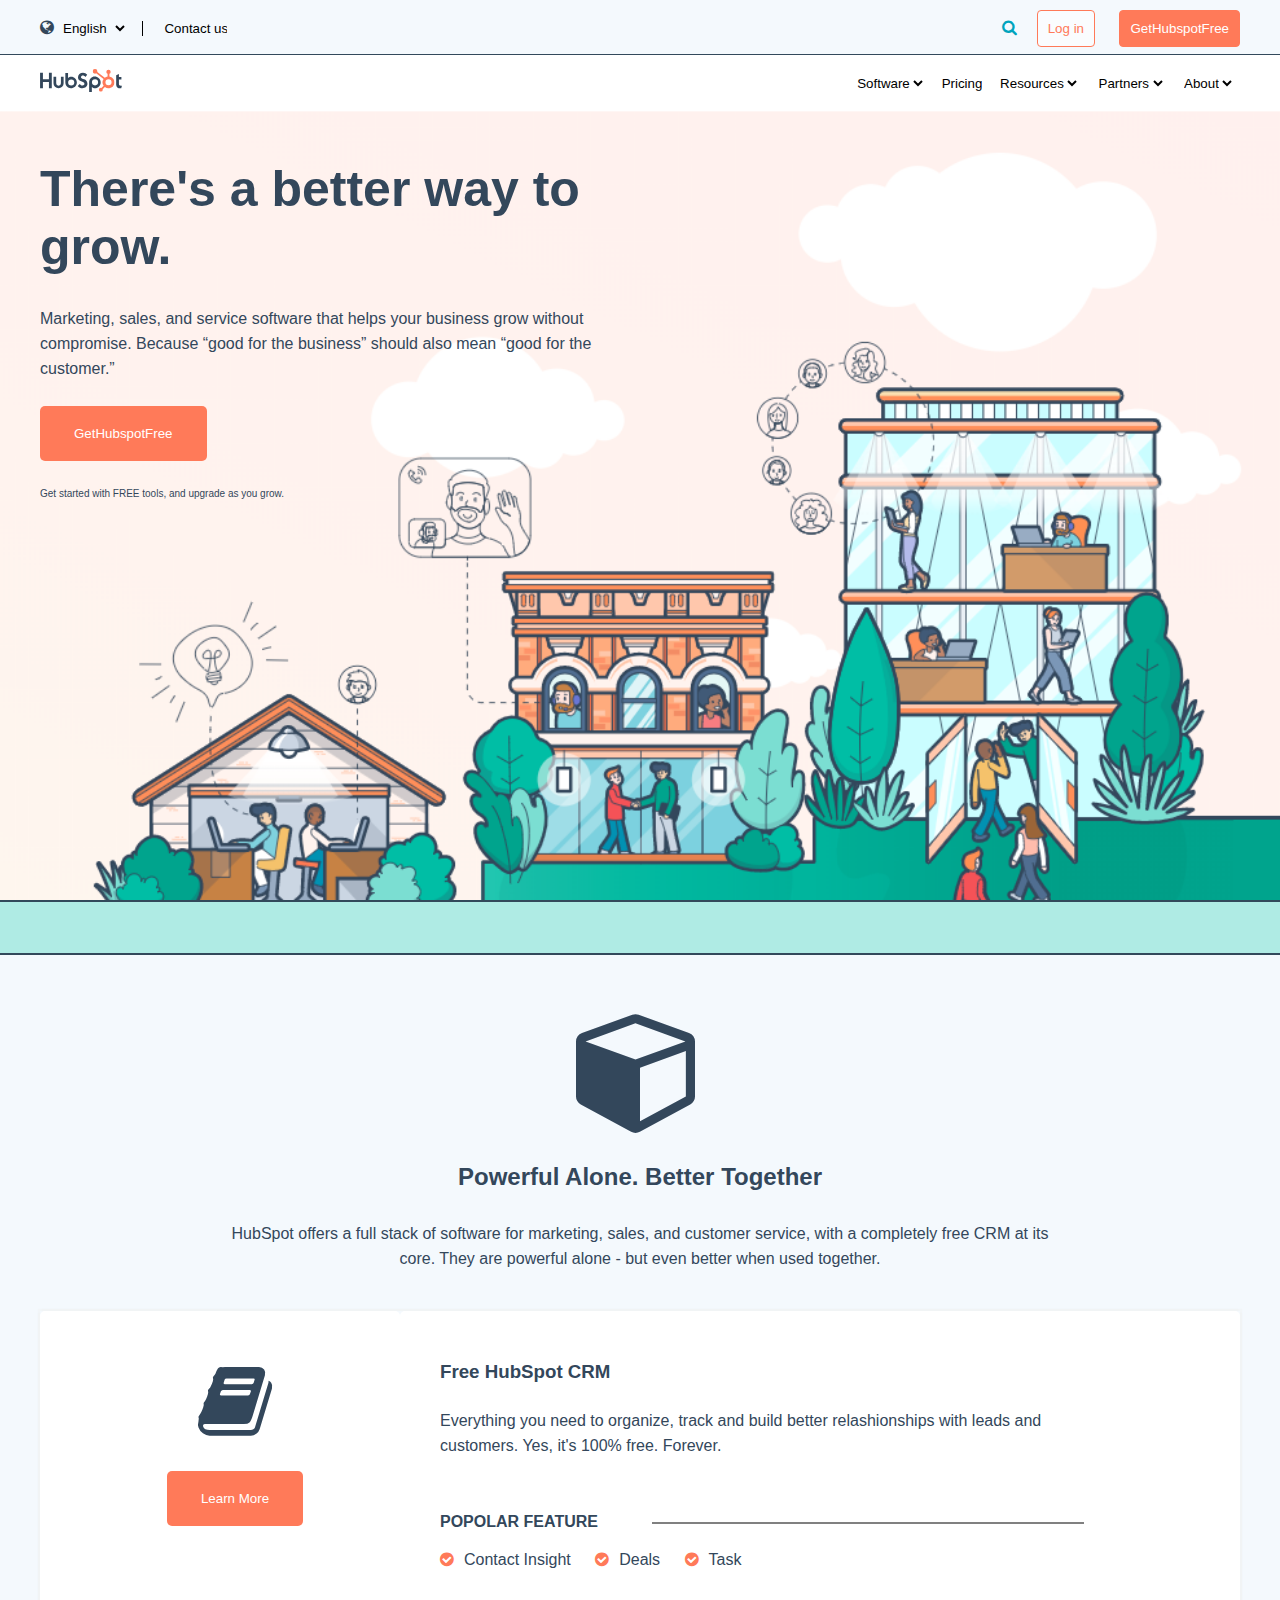
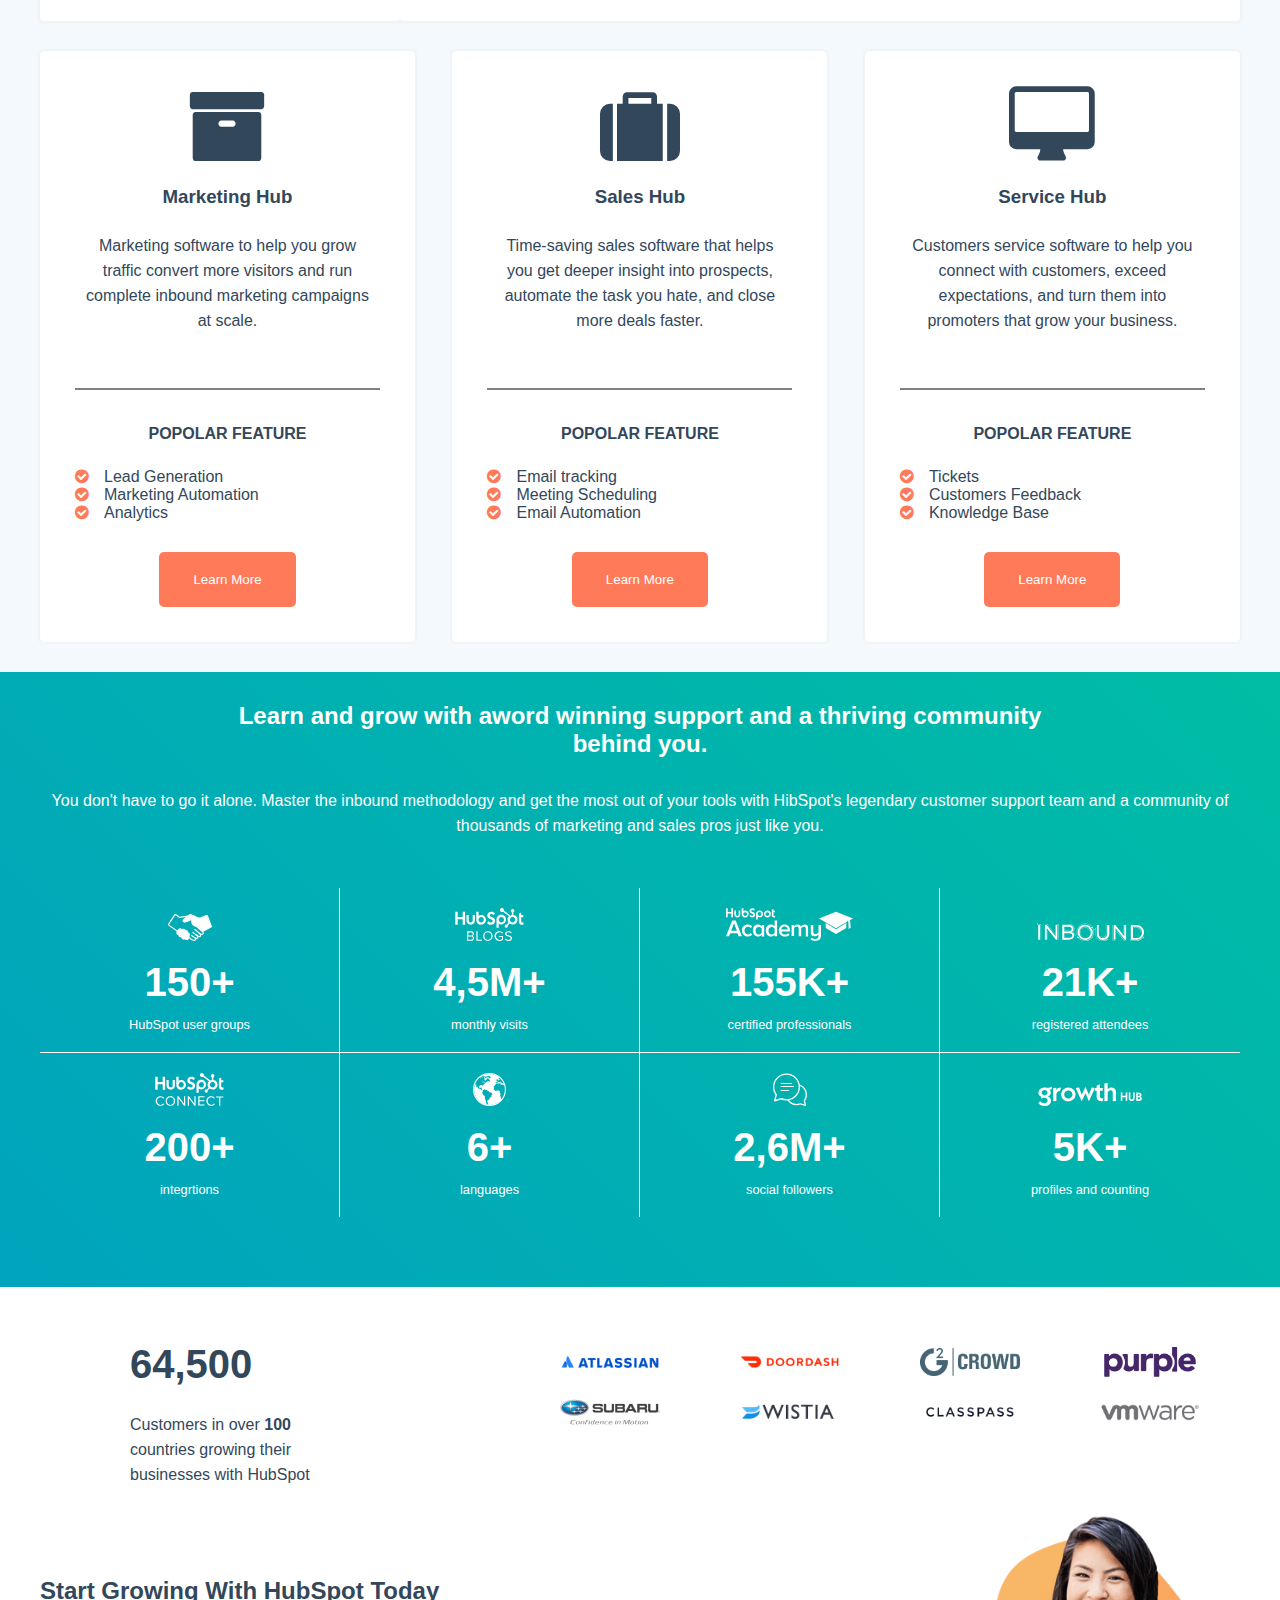
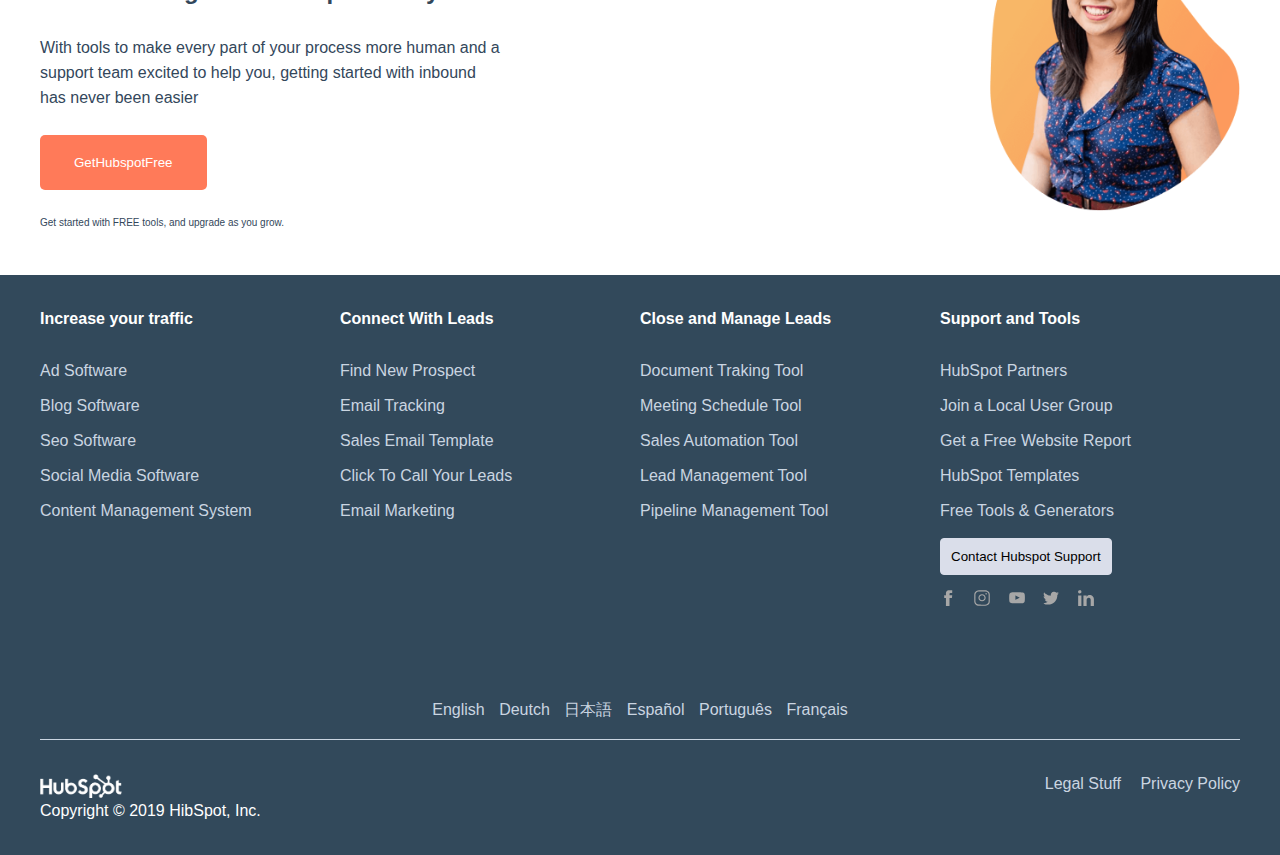
<file: index.html>
<!DOCTYPE html>
<html lang="en" dir="ltr">
  <head>
    <meta charset="utf-8">
    <link rel="stylesheet" href="css/style.css">
    <link rel="stylesheet" href="https://cdnjs.cloudflare.com/ajax/libs/font-awesome/4.7.0/css/font-awesome.min.css">
    <title>Hubspot</title>
  </head>

  <body>












    <!-- INTESTAZIONE -->
    <header>








      <!-- First Stripe -->
      <div class="stripe">






        <!-- Container -->
        <div class="container clearfix">





          <div class="line-h fl">

            <i class="fa fa-globe" aria-hidden="true"></i>

          </div>




          <div class="line-h fl">


            <ul class="in-block">

              <li >
                <select class="cursorpointer" name="language">
                  <option value="">English</option>
                  <option value="">Spanish</option>
                  <option value="">Chinese</option>
                  <option value="">Italian</option>
                </select>
              </li>
              <li>
                <select class="cursorpointer appearance contact" name="contact">
                  <option value="">Contact us</option>
                </select>
              </li>

            </ul>


          </div>




          <div class="line-h fr">


            <button class="cursorpointer" type="button" name="login">Log in</button>
            <button class="cursorpointer" type="button" name="GetHubspotFree">GetHubspotFree</button>


          </div>




          <div class="line-h fr">

            <i class="fa fa-search cursorpointer" aria-hidden="true"></i>

          </div>





        </div>
        <!-- /Container -->






      </div>
      <!-- /First Stripe -->








      <!-- Second Stripe -->
      <nav class="stripe">






        <!-- Container -->
        <div class="container clearfix">





          <div class="logo fl cursorpointer">

            <img src="img/logo.svg" alt="logo hubspot">

          </div>




          <div class="fr line-h">


            <ul class="size">

              <li>
                <select class="cursorpointer" name="software">
                  <option value="">Software</option>
                </select>
              </li>
              <li>
                  <select class="appearance cursorpointer" name="pricing">
                    <option value="">Pricing</option>
                  </select>
              </li>
              <li>
                <select class="cursorpointer" name="resources">
                  <option value="">Resources</option>
                </select>
              </li>
              <li>
                <select class="cursorpointer" name="partners">
                  <option value="">Partners</option>
                </select>
              </li>
              <li>
                <select class="cursorpointer" name="about">
                  <option value="">About</option>
                </select>
              </li>

            </ul>


          </div>





        </div>
        <!-- /Container -->






      </nav>
      <!-- /Second Stripe -->






      <!-- Container -->
      <div class="container">



        <div id="claim">

          <h1>There's a better way to grow.</h1>
          <p>Marketing, sales, and service software that helps your business grow without compromise. Because “good for the business” should also mean “good for the customer.”</p>
          <button class="cursorpointer" type="button" name="button">GetHubspotFree</button>
          <p class="get-started" >Get started with FREE tools, and upgrade as you grow.</p>

        </div>



      </div>
      <!-- /Container -->








    </header>
    <!-- /INTESTAZIONE -->










    <!-- Third Stripe -->
    <div class="stripe">
    </div>
    <!-- /Third Stripe -->









    <!-- CORPO PRINCIPALE DELLA PAGINA -->
    <main>








      <!-- Container -->
      <div class="container clearfix">





        <!-- Prima Parte main -->
        <div class="tx-a">

          <i class="fa fa-cube" aria-hidden="true"></i>
          <h2>Powerful Alone. Better Together</h2>
          <p>HubSpot offers a full stack of software for marketing, sales, and customer service, with a completely free CRM at its core. They are powerful alone - but even better when used together.</p>

        </div>
        <!-- /Prima Parte main -->




        <!-- Seconda parte main -->
        <div class="blank clearfix box-shadow">



          <div class="fl tx-a">
            <i class="fa fa-book" aria-hidden="true"></i>
            <div class="learn">
              <button class="cursorpointer" type="button" name="button">Learn More</button>
            </div>
          </div>


          <div class="fl">

            <h3>Free HubSpot CRM</h3>
            <p>Everything you need to organize, track and build better relashionships with leads and customers. Yes, it's 100% free. Forever.</p>
            <h4 class="inline-b">POPOLAR FEATURE</h4>
            <hr>
            <ul class="uno">
              <li><i class="fa fa-check-circle" aria-hidden="true"></i>Contact Insight</li>
              <li><i class="fa fa-check-circle" aria-hidden="true"></i>Deals</li>
              <li><i class="fa fa-check-circle" aria-hidden="true"></i>Task</li>
            </ul>

          </div>



        </div>
        <!-- Seconda parte main -->







        <!-- Terza parte main -->
        <div class="three-cols clearfix tx-a">



          <div class="fl">
            <div class="inner box-shadow">
              <div class="content">
                <i class="fa fa-archive" aria-hidden="true"></i>
                <h3>Marketing Hub</h3>
                <p>Marketing software to help you grow traffic convert more visitors and run complete inbound marketing campaigns at scale.</p>
              </div>
              <div class="pop-feat">
                <h4>POPOLAR FEATURE</h4>
                <ul>
                  <li><i class="fa fa-check-circle" aria-hidden="true"></i>Lead Generation</li>
                  <li><i class="fa fa-check-circle" aria-hidden="true"></i>Marketing Automation</li>
                  <li><i class="fa fa-check-circle" aria-hidden="true"></i>Analytics</li>
                </ul>
                <div class="learn">
                  <button class="cursorpointer" type="button" name="button">Learn More</button>
                </div>
              </div>
            </div>
          </div>

          <div class="fl">
            <div class="inner box-shadow">
              <div class="content">
                <i class="fa fa-suitcase" aria-hidden="true"></i>
                <h3>Sales Hub</h3>
                <p>Time-saving sales software that helps you get deeper insight into prospects, automate the task you hate, and close more deals faster.</p>
              </div>
              <div class="pop-feat">
                <h4>POPOLAR FEATURE</h4>
                <ul>
                  <li><i class="fa fa-check-circle" aria-hidden="true"></i>Email tracking</li>
                  <li><i class="fa fa-check-circle" aria-hidden="true"></i>Meeting Scheduling</li>
                  <li><i class="fa fa-check-circle" aria-hidden="true"></i>Email Automation</li>
                </ul>
                <div class="learn">
                  <button class="cursorpointer" type="button" name="button">Learn More</button>
                </div>
              </div>
            </div>
          </div>

          <div class="fl">
            <div class="inner box-shadow">
              <div class="content">
                <i class="fa fa-desktop" aria-hidden="true"></i>
                <h3>Service Hub</h3>
                <p>Customers service software to help you connect with customers, exceed expectations, and turn them into promoters that grow your business.</p>
              </div>
              <div class="pop-feat">
                <h4>POPOLAR FEATURE</h4>
                <ul>
                  <li><i class="fa fa-check-circle" aria-hidden="true"></i>Tickets</li>
                  <li><i class="fa fa-check-circle" aria-hidden="true"></i>Customers Feedback</li>
                  <li><i class="fa fa-check-circle" aria-hidden="true"></i>Knowledge Base</li>
                </ul>
                <div class="learn">
                  <button class="cursorpointer" type="button" name="button">Learn More</button>
                </div>
              </div>
            </div>
          </div>



        </div>
        <!-- /Terza parte main -->






      </div>
      <!-- /Container -->








      <!-- Quarta parte main -->
      <div class="marine-green">






        <div class="container tx-a">






          <h2>Learn and grow with aword winning support and a thriving community <br> behind you.</h2>
          <p>You don't have to go it alone. Master the inbound methodology and get the most out of your tools with HibSpot's legendary customer support team and a community of thousands of marketing and sales pros just like you.</p>
          <div class="grid ">





            <!-- Prima riga -->
            <div class="row clearfix">



              <div class="fl">
                <img src="img/handshake.svg" alt="stretta di mani">
                <div class="counter">
                  150+
                </div>
                <div class="description">
                  HubSpot user groups
                </div>
              </div>

              <div class="fl">
                <img src="img/hubspot-blogs.svg" alt="hubspot blogs image">
                <div class="counter">
                  4,5M+
                </div>
                <div class="description">
                  monthly visits
                </div>
              </div>

              <div class="fl">
                <img src="img/hubspot-academy.svg" alt="hubspot academy image">
                <div class="counter">
                  155K+
                </div>
                <div class="description">
                  certified professionals
                </div>
              </div>

              <div class="fl">
                <img src="img/inbound.svg" alt="inbound image">
                <div class="counter">
                  21K+
                </div>
                <div class="description">
                  registered attendees
                </div>
              </div>



            </div>
            <!-- /Prima riga -->






            <!-- Seconda riga -->
            <div class="row clearfix">



              <div class="fl">
                <img src="img/hubspot-connect.svg" alt="hubspot connect image">
                <div class="counter">
                  200+
                </div>
                <div class="description">
                  integrtions
                </div>
              </div>

              <div class="fl">
                <img src="img/globe.svg" alt="globe image">
                <div class="counter">
                  6+
                </div>
                <div class="description">
                  languages
                </div>
              </div>

              <div class="fl">
                <img src="img/chat-text.svg" alt="chat text image">
                <div class="counter">
                  2,6M+
                </div>
                <div class="description">
                  social followers
                </div>
              </div>

              <div class="fl">
                <img src="img/growth-hub.svg" alt="growth hub image">
                <div class="counter">
                  5K+
                </div>
                <div class="description">
                  profiles and counting
                </div>
              </div>



            </div>
            <!-- /Seconda riga -->





          </div>






        </div>






      </div>
      <!-- /Quarta parte main -->








    </main>
    <!-- /CORPO PRINCIPALE DELLA PAGINA -->









    <!-- Container -->
    <div class="container clearfix">





      <div class="fl">

        <div class="counter">
          64,500
        </div>
        <p>Customers in over <span>100</span> countries growing their businesses with HubSpot </p>

      </div>



      <div class="fl">

        <div class="img fl">
          <img src="img/atlassian.png" alt="atlassian logo">
        </div>
        <div class="img fl">
          <img src="img/doordash.png" alt="doordash logo">
        </div>
        <div class="img fl">
          <img src="img/g2crowd5.png" alt="g2 logo">
        </div>
        <div class="img fl">
          <img src="img/purple.png" alt="purple logo">
        </div>
        <div class="img fl">
          <img src="img/subaru.webp" alt="subaru logo">
        </div>
        <div class="img fl">
          <img src="img/wistia.png" alt="wistia logo">
        </div>
        <div class="img fl">
          <img src="img/classpass.webp" alt="classpass logo">
        </div>
        <div class="img fl">
          <img src="img/vmware.webp" alt="vmware logo">
        </div>

      </div>


      <div class="fl">

        <h2>Start Growing With HubSpot Today</h2>
        <p>With tools to make every part of your process more human and a support team excited to help you, getting started with inbound has never been easier</p>
        <button class="cursorpointer" type="button" name="button">GetHubspotFree</button>
        <p class="get-started" >Get started with FREE tools, and upgrade as you grow.</p>

      </div>



      <div class="woman">
        <img src="img/woman.webp" alt="photo-woman">
      </div>





    </div>
    <!-- /Container -->









    <!-- PIE' DI PAGINA -->
    <footer>








      <!-- Container -->
      <div class="container clearfix">







        <!-- Fascia Superiore Footer -->
        <div class="top">






          <div class="fl">

            <h4>Increase your traffic</h4>
            <ul class="footer">
              <li>Ad Software</li>
              <li>Blog Software</li>
              <li>Seo Software</li>
              <li>Social Media  Software</li>
              <li>Content Management System</li>
            </ul>

          </div>


          <div class="fl">

            <h4>Connect With Leads</h4>
            <ul class="footer">
              <li>Find New Prospect</li>
              <li>Email Tracking</li>
              <li>Sales Email Template</li>
              <li>Click To Call Your Leads</li>
              <li>Email Marketing</li>
            </ul>

          </div>


          <div class="fl">

            <h4>Close and Manage Leads</h4>
            <ul class="footer">
              <li>Document Traking Tool</li>
              <li>Meeting Schedule Tool</li>
              <li>Sales Automation Tool</li>
              <li>Lead Management Tool</li>
              <li>Pipeline Management Tool</li>
            </ul>

          </div>





          <div class="fl">





            <h4>Support and Tools</h4>
            <ul class="footer">
              <li>HubSpot Partners</li>
              <li>Join a Local User Group</li>
              <li>Get a Free Website Report</li>
              <li>HubSpot Templates</li>
              <li>Free Tools & Generators</li>
            </ul>




            <div class="button">



              <button class="cursorpointer" type="button" name="GetHubspotFree">Contact Hubspot Support</button>


              <div class="icons clearfix">


                <div class="fl">
                  <img class="cursorpointer" src="img/facebook.svg" alt="facebook logo">
                </div>

                <div class="fl">
                  <img class="cursorpointer" src="img/instagram.svg" alt="instagram logo">
                </div>

                <div class="fl">
                  <img class="cursorpointer" src="img/youtube.svg" alt="youtube logo">
                </div>

                <div class="fl">
                  <img class="cursorpointer" src="img/twitter.svg" alt="twitter logo">
                </div>

                <div class="fl">
                  <img class="cursorpointer" src="img/linkedin.svg" alt="linkedin logo">
                </div>


              </div>



            </div>





          </div>






        </div>
        <!-- /Fascia Superiore Footer -->




        <!-- Fascia Centrale Footer -->
        <div class="central tx-a">


          <ul>
            <li>English</li>
            <li>Deutch</li>
            <li>日本語</li>
            <li>Espa&ntilde;ol</li>
            <li>Portugu&ecirc;s</li>
            <li>Fran&ccedil;ais</li>
          </ul>


        </div>
        <!-- /Fascia Centrale Footer -->




        <!-- Fascia Inferiore Footer -->
        <div class="bottom clearfix">


          <div class="logo fl cursorpointer">
            <img src="img/hubspot-logo.png" alt="hubspot logo white">
            <div class="">
              Copyright &copy; 2019 HibSpot, Inc.
            </div>
          </div>

          <div class="legal fr">
            <ul>
              <li class="cursorpointer">Legal Stuff</li>
              <li class="cursorpointer">Privacy Policy</li>
            </ul>
          </div>


        </div>
        <!-- /Fascia Inferiore Footer -->







      </div>
      <!-- /Container -->








    </footer>
    <!-- /PIE' DI PAGINA -->












  </body>

</html>
</file>
<file: css/style.css>
/* Class Utilities */



* {
  box-sizing: border-box;
  margin: 0;
  padding: 0;
}

p {
  line-height: 25px;
  font-size: 16px;
}

.container {
  width: 1200px;
  height: 100%;
  margin: auto;
}

.clearfix {
  content:"";
  display: table;
  clear: both;
}

.fl {
  float: left;
}

.fr {
  float: right;
}

li  {
  display: inline-block;
  padding: 0 5px;
}

.cursorpointer {
  cursor: pointer;
}

/* button {
  cursor: pointer;
} */

.stripe {
  margin: auto;
  height: 55px;
}

.line-h{
  line-height: 55px;
}

p.get-started {
  margin-top: 20px;
  font-size: 10px;
}

select {
  border: 0;
  background-color: inherit;
  /* cursor: pointer; */
}



/* Class Utilities */





body {
  font-family: sans-serif;
  color: rgb(51,71,91);
}

header {
  height: 100vh;
  background-image: url("../img/jumbotron.png");
  background-size: cover;
  background-repeat: no-repeat;
  background-position: bottom -110px right 0;
}

main {
  background-color: rgb(244,249,253);
}

.contact {
  border-left: 1px solid black;
  padding-left: 20px;
}

.appearance {
 -webkit-appearance: none;
 -moz-appearance: none;
 text-indent: 1px;
 text-overflow: "";
}

.stripe:first-child {
  background-color: rgb(244,249,253);
  border-bottom: 1px solid rgb(50,73,91);
}

.stripe:first-child  button:first-child{
  border-radius: 4px;
  border: 1px solid rgb(255,122,89);
  background-color: rgb(250,252,254);
  color: rgb(255,122,89);
  padding: 10px;
  margin: 0 20px;
}

.stripe:first-child  button:last-child{
  border-radius: 4px;
  border: 1px solid rgb(255,122,89);
  background-color: rgb(255,122,89);
  color: white;
  padding: 10px;
}

.fa.fa-search {
  padding-left:  20px;
  color: rgb(0, 164, 189);
}

header ~ .stripe {
  background-color: rgb(175,235,228);
  border-top: 2px solid rgb(50,73,91);
  border-bottom: 2px solid rgb(50,73,91);
}

.logo {
  padding: 14.095px 0;
  color: white;
}

.logo img {
  width: 82px;
  /* cursor: pointer; */
}

#claim {
  position: relative;
  top: 50px;
  width: 55%;
  padding-right: 100px;
}

#claim h1 {

  font-size: 50px;
}

#claim p {
  /* line-height: 40px; */
}

#claim button {
  padding: 20px 34px;
  margin-top: 25px;
  border-radius: 5px;
  border: none;
  background-color: rgb(255,122,89);
  color: white;
}

main .top {
  padding: 50px 0;
}

.tx-a {
  text-align: center;
}

.fa.fa-cube {
  font-size: 128px;
  padding-top: 50px;
}

h1 {
  padding-bottom: 30px;
}

h2 {
  padding: 30px;
}

main .container div:first-child p {
  padding: 0 190px 40px 190px;
  /* background-color: orange; */
}

.blank .fl {
  background-color: white;
  border-radius: 5px;
}

.blank h4 {
  padding-bottom: 0;
}

.blank .fl:first-child {
  width: 30%;
  height: 310px;
  padding: 50px 35px 50px 65px;
}

.blank .fl:nth-child(2) {
  width: 70%;
  height: 310px;
  padding: 50px 15px 50px 40px;
}

.blank .fl:first-child .fa.fa-book {
  font-size: 80px;
  padding-bottom: 30px;
}

.learn [type="button"]  {
  padding: 20px 34px;
  border-radius: 5px;
  border: none;
  background-color: rgb(255,122,89);
  color: white;
}

.blank p {
  padding: 25px 150px 20px 0;;
}

.inline-b {
  display: inline-block;
}

p  ~ hr {
  border: 1px solid grey;
  background-color: grey;
  width: 55%;
  vertical-align: middle;
  margin-left: 50px;
  display: inline-block;
}

ul.uno li{
  padding-left: 0px;
  padding: 0 20px 0 0;
}

.fa.fa-check-circle {
  color: orange;
}

.fa.fa-check-circle {
  color: rgb(255,122,89);
}

.blank .fa.fa-check-circle {
  color: rgb(255,122,89);
  padding: 20px 10px 0 0;
}

.three-cols .fa.fa-check-circle {
  color: rgb(255,122,89);
  padding-right: 15px;
}

.three-cols .fl {
  width: 33.33%;
}

.three-cols .fl:first-child {
  padding: 30px 25px 30px 0;
}

.three-cols .fl:nth-child(2) {
  padding: 30px 12.5px;
}

.three-cols .fl:last-child {
  padding: 30px 0px 30px 25px;
}

.box-shadow {
  box-shadow:  2px  2px 1px rgba(240, 240, 240, 0.3),
  -2px -2px 1px rgba(240, 240, 240, 0.3),
  2px -2px 1px rgba(240, 240, 240, 0.3),
  -2px  2px 1px rgba(240, 240, 240, 0.3);
}

.three-cols .fl .inner {
  background-color:white;
  padding: 35px;
  height: 100%;
  width: 100%;
  border-radius: 5px;
}

.three-cols .fl .inner .content {
  height: 60%;
  border-bottom: 2px solid grey;
}

.three-cols .fl .inner p {
  padding: 25px 7px;
  margin-bottom: 30px;
}

.three-cols .fl .inner .pop-feat {
  height: 40%;
  background-color: white;
}

.fa.fa-archive, .fa.fa-suitcase, .fa.fa-desktop {
  font-size: 80px;
  padding-bottom: 20px;
}

h4 {
  padding: 35px 0 25px;
}

.pop-feat ul li {
  text-align: left;
  display: block;
  padding: 0;
}
.pop-feat .learn [type="button"] {
  margin-top: 30px;
}


.marine-green {
  background: linear-gradient(45deg, rgb(0, 164, 189), rgb(0, 189, 165));
  color: white;
  padding-bottom: 70px;
}
/* Alternativa eliminando la classe marine-green: */
/* main>:last-child {
  background: linear-gradient(45deg, rgb(0, 164, 189), rgb(0, 189, 165));
  color: white;
  padding-bottom: 70px;
  border: 1px solid red;
} */
/* Avrei anche potuto "suddividere il main in "row". Ciò mi avrebbe alleggerito i selettori avanzati */

.marine-green .row:first-child {
  margin-top: 50px;
}

.marine-green .row:last-child>:last-child img{
  padding-top: 10px;
}

.grid {
  width: 100%;
}

.grid .row {
  width: 100%;
}

.grid .fl {
  width: 25%;
  padding: 20px 0;
}

.grid .row:first-child .fl {
  border-bottom: 1px solid white;
}

.grid .fl:first-child, .grid .fl:nth-child(2), .grid .fl:nth-child(3) {
  border-right: 1px solid white;
}

/* In alternativa alle due regole, appena sopra riportate, avrei potuto utilizzare una classe per i bordi */

/* Class Utility */
.counter {
  font-size: 40px;
  margin-top: 15px;
  font-weight: bold;
}
/* /Class Utility */

.marine-green .description {
  font-size: 0.8em;
  margin-top: 12px;
}
/* Alternativa eliminando la classe marine-green */
/* main>:last-child .description {
  font-size: 0.8em;
  margin-top: 12px;
  background-color: red;
} */

main ~ .container {
  margin-bottom: 40px;
  position: relative;
}

main ~ .container>.fl:first-child {
  width: 40%;
  height: 220px;
  padding: 40px 200px 0 90px;
}

main ~ .container>.fl:first-child p {
  margin-top: 25px;
}

main ~ .container .fl:first-child span {
  font-weight: bold;
}

main ~ .container>.fl:nth-child(2) {
  width: 60%;
  height: 220px;
  padding-top: 50px;
}

main ~ .container>.fl:nth-child(3) {
  width: 40%;
  padding-right: 20px;
  margin-top: 40px;
}

main ~.container>.fl:nth-child(3) h2 {
  padding-left: 0;
  padding-right: 50px;
}

main ~ .container .fl .img {
  width: 25%;
  padding-right: 20px;
  height: 50px;
  position: relative
}

main ~ .container  .fl .img img {
  width: 100px;
  position: absolute;
  top: 50%;
  left: 50%;
  transform: translate(-50%, -50%);
}

main ~ .container>.fl:nth-child(3) button  {
  padding: 20px 34px;
  margin-top: 25px;
  border-radius: 5px;
  border: none;
  background-color: rgb(255,122,89);
  color: white;
}

main ~ .container .woman {
  margin-top: 40px;
  position: absolute;
  bottom: 20px;
  right: 0;
}

main ~ .container .woman img {
  width: 250px;
}

footer {
  background-color: rgb(50,73,91);
  color: rgb(202,213,225);
}

footer .container {
  height: 100%;
}

/* In alternativa all'utilizzo della classe top avrei potuto utilizzare una pseudoclasse come scritto appena più in basso */
footer .container .top {
  height: 350px;
}

/* footer .container>:first-child {
  height: 350px;
} */
/* A questo punto però, eliminando la classe top, avrei dovuto cambiare tutti gli altri selettori pertinenti al suo div */
footer .container .top>.fl {
  height: 100%;
  width: calc(100% / 4);
}
/* A titolo di esempio avrei riscritto il selettore della regola appena sopra come segue */
/* footer .container>:first-child>.fl {
  height: 100%;
  width: calc(100% / 4);
} */

/* Stesso discorso per le classi "central" e "bottom" */
footer .container .central {
  height: 115px;
  border-bottom: 1px solid rgb(202,213,225);
}
/* Eliminando la classe "central" il selettore della regola appena sopra andrebbe riscritto come qui sotto */
/* footer .container>:nth-child(2) {
  height: 115px;
  border-bottom: 1px solid rgb(202,213,225);
} */
/* Proseguendo con l'utilizzo delle pseudoclassi riscriverei il selettore della regola qui sotto come riportato solo più sotto */
footer .container .central ul {
  position: relative;
  top: 75px;
}
/* footer .container>:nth-child(2) ul {
  position: relative;
  top: 75px;
} */
/* Ancora, la seguente (che cmq avrei potuto evitare utilizzando una class utility) diventerebbe----> */
footer .container .central ul li {
  cursor: pointer;
}
/* ---->così: */
/* footer .container>:nth-child(2) ul li {
  cursor: pointer;
} */

/* Ancora, la seguente diventerebbe----> */
footer .container .bottom {
  height: 115px;
  width: 100%;
  padding-top: 20px;
}
/* ---->così: */
/* footer .container>:last-child {
  height: 115px;
  width: 100%;
  padding-top: 20px;
} */

/* Ancora, la seguente diventerebbe----> */
footer .container .top .fl h4 {
  color: white;
}
/* ---->così: */
/* footer .container>:first-child .fl h4 {
  color: white;
} */
/* E così via per tutti i selettori che seguono */
footer .container .top .fl ul.footer {
  list-style: none;
  line-height: 25px;
}

footer .container .top .fl ul.footer li {
  display: block;
  padding: 5px 0;
}

footer button {
  border-radius: 4px;
  border: 1px solid rgb(218,222,234);
  background-color: rgb(218,222,234);
  margin-top: 10px;
  padding: 10px;
}

footer .container .top .button {
  width: 172px;
}

footer .container .top .icons {
  width: 100%;
  text-align: left;
  margin-top: 15px;
}

footer .container .top .icons .fl{
  width: 20%;
}

footer .icons img{
  width: 16px;
  /* cursor: pointer; */
}

footer .bottom .legal li {
  padding-top: 14.95px;
  /* cursor: pointer; */
}

footer .bottom .legal li:last-child {
  padding-right: 0;
  padding-left: 10px;
}
</file>
